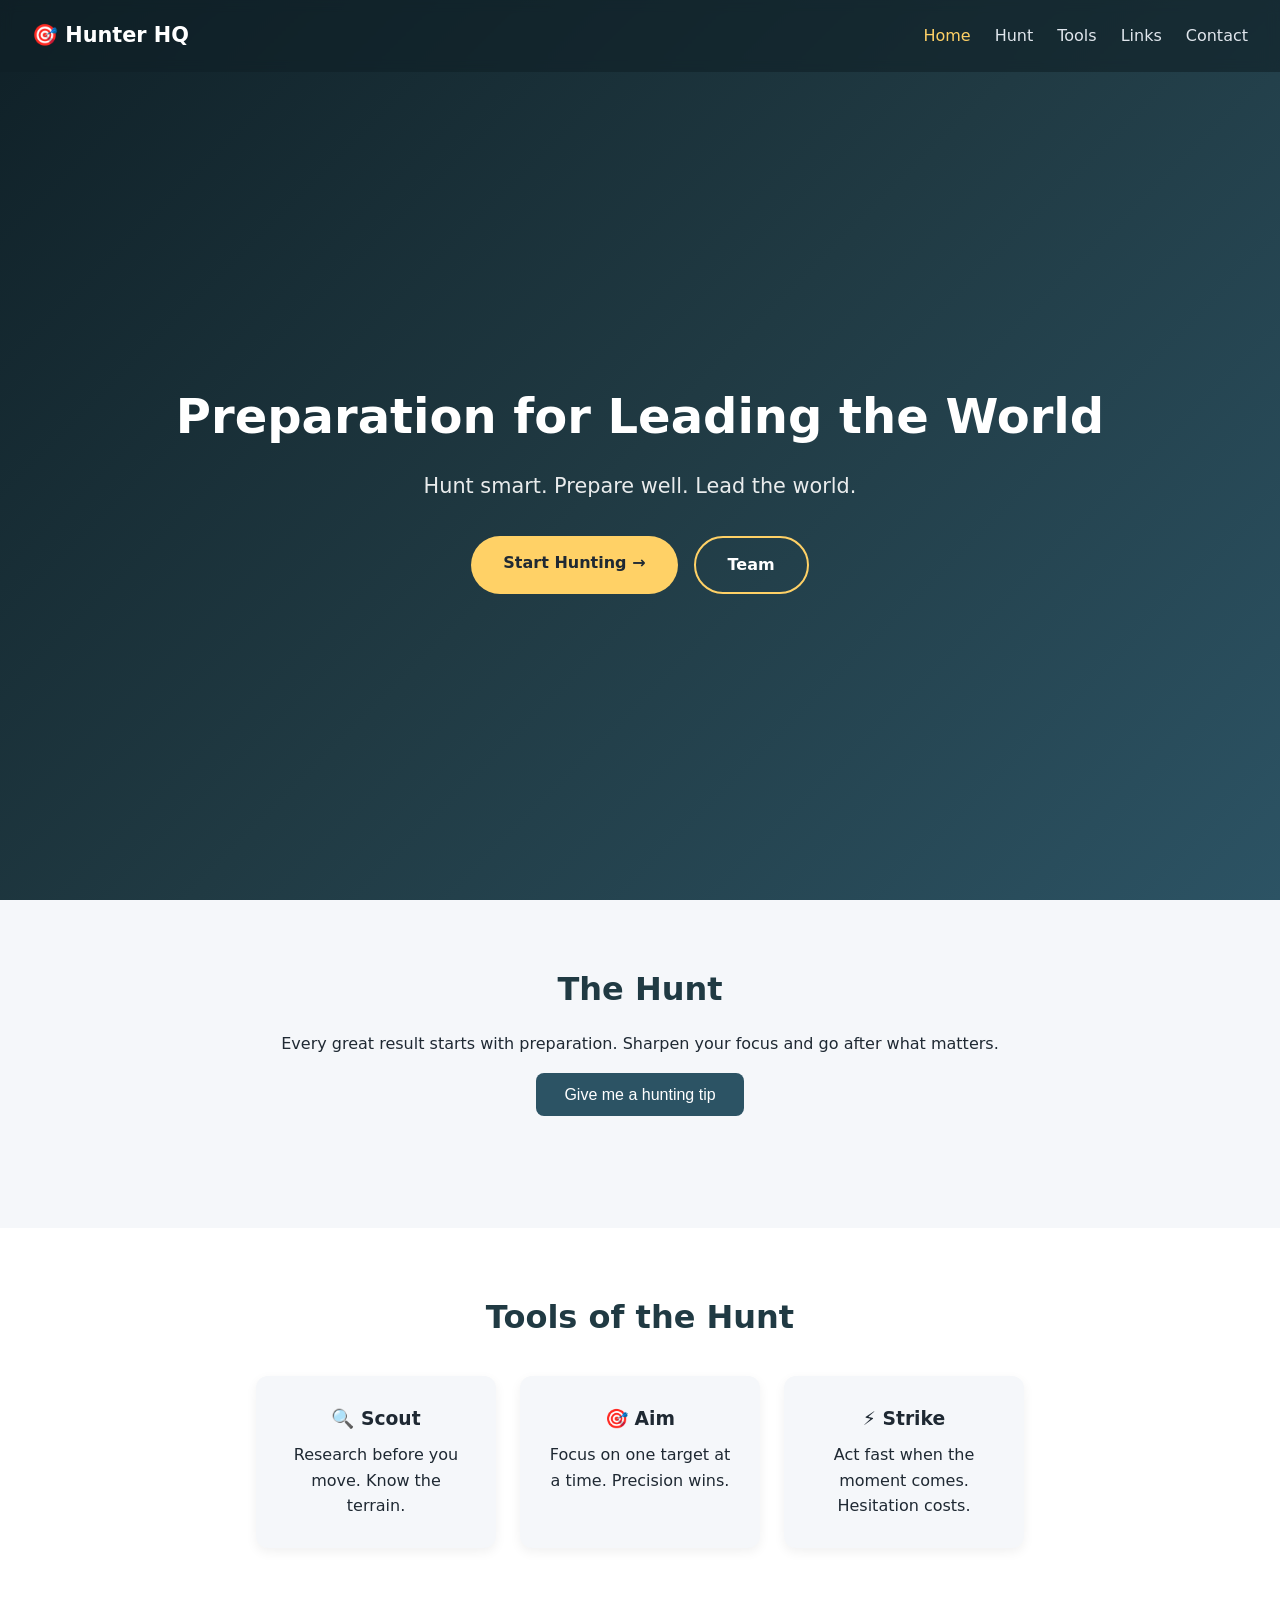
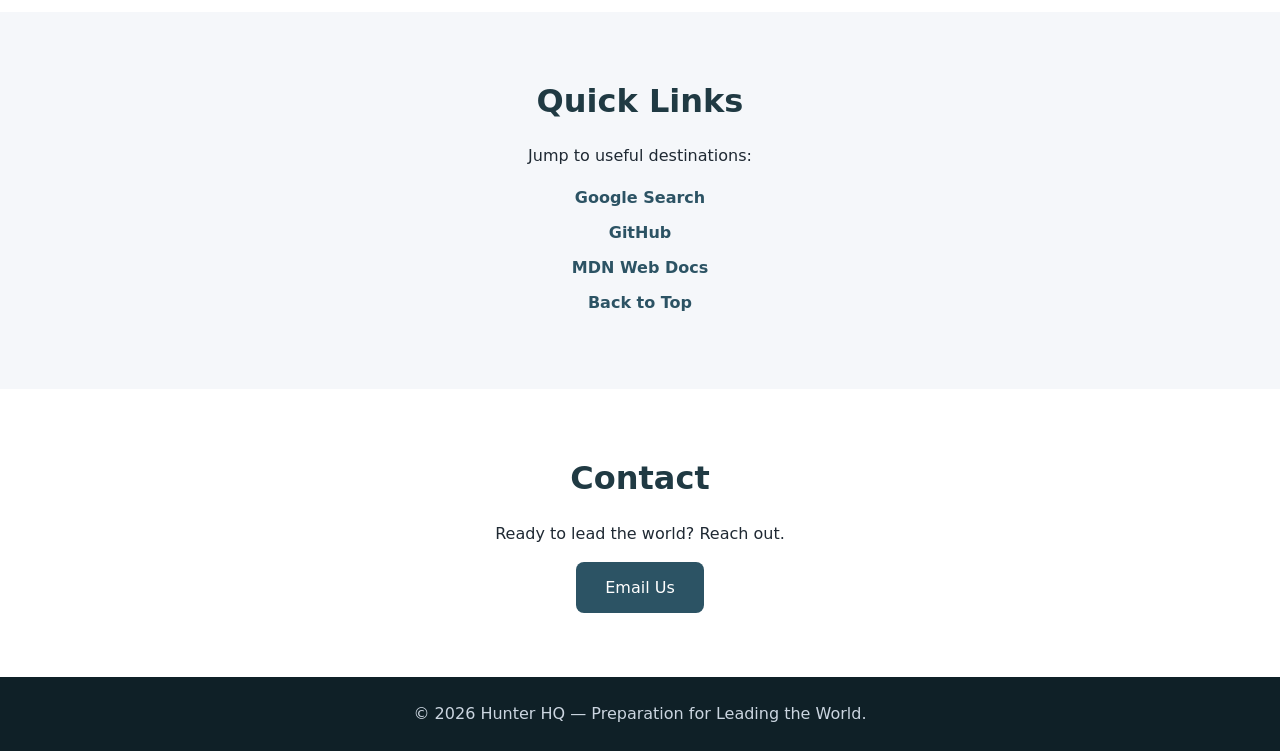
<file: index.html>
<!DOCTYPE html>
<html lang="en">
<head>
  <meta charset="UTF-8" />
  <meta name="viewport" content="width=device-width, initial-scale=1.0" />
  <title>Preparation for Leading the World</title>
  <link rel="stylesheet" href="style.css" />
</head>
<body>
  <header class="hero">
    <nav class="nav">
      <span class="brand">🎯 Hunter HQ</span>
      <ul class="nav-links">
        <li><a href="#home">Home</a></li>
        <li><a href="#hunt">Hunt</a></li>
        <li><a href="#tools">Tools</a></li>
        <li><a href="#links">Links</a></li>
        <li><a href="#contact">Contact</a></li>
      </ul>
    </nav>

    <div id="home" class="hero-content">
      <h1>Preparation for Leading the World</h1>
      <p class="motto">Hunt smart. Prepare well. Lead the world.</p>
      <div class="hero-actions">
        <a href="#hunt" class="cta">Start Hunting →</a>
        <!-- CHANGED BY Jisan: Changed link from f_index.html (Fayez directly) to team.html (team overview page) -->
        <a href="team.html" class="cta cta-secondary">Team</a>
      </div>
    </div>
  </header>

  <main>
    <section id="hunt" class="section">
      <h2>The Hunt</h2>
      <p>Every great result starts with preparation. Sharpen your focus and go after what matters.</p>
      <button id="quoteBtn" class="btn">Give me a hunting tip</button>
      <p id="quote" class="quote"></p>
    </section>

    <section id="tools" class="section alt">
      <h2>Tools of the Hunt</h2>
      <div class="cards">
        <div class="card">
          <h3>🔍 Scout</h3>
          <p>Research before you move. Know the terrain.</p>
        </div>
        <div class="card">
          <h3>🎯 Aim</h3>
          <p>Focus on one target at a time. Precision wins.</p>
        </div>
        <div class="card">
          <h3>⚡ Strike</h3>
          <p>Act fast when the moment comes. Hesitation costs.</p>
        </div>
      </div>
    </section>

    <section id="links" class="section">
      <h2>Quick Links</h2>
      <p>Jump to useful destinations:</p>
      <ul class="link-list">
        <li><a href="https://www.google.com" target="_blank" rel="noopener">Google Search</a></li>
        <li><a href="https://github.com" target="_blank" rel="noopener">GitHub</a></li>
        <li><a href="https://developer.mozilla.org" target="_blank" rel="noopener">MDN Web Docs</a></li>
        <li><a href="#home">Back to Top</a></li>
      </ul>
    </section>

    <section id="contact" class="section alt">
      <h2>Contact</h2>
      <p>Ready to lead the world? Reach out.</p>
      <a href="mailto:vairafiq@gmail.com" class="btn">Email Us</a>
    </section>
  </main>

  <footer class="footer">
    <p>&copy; 2026 Hunter HQ — Preparation for Leading the World.</p>
  </footer>

  <script src="script.js"></script>
</body>
</html>
</file>
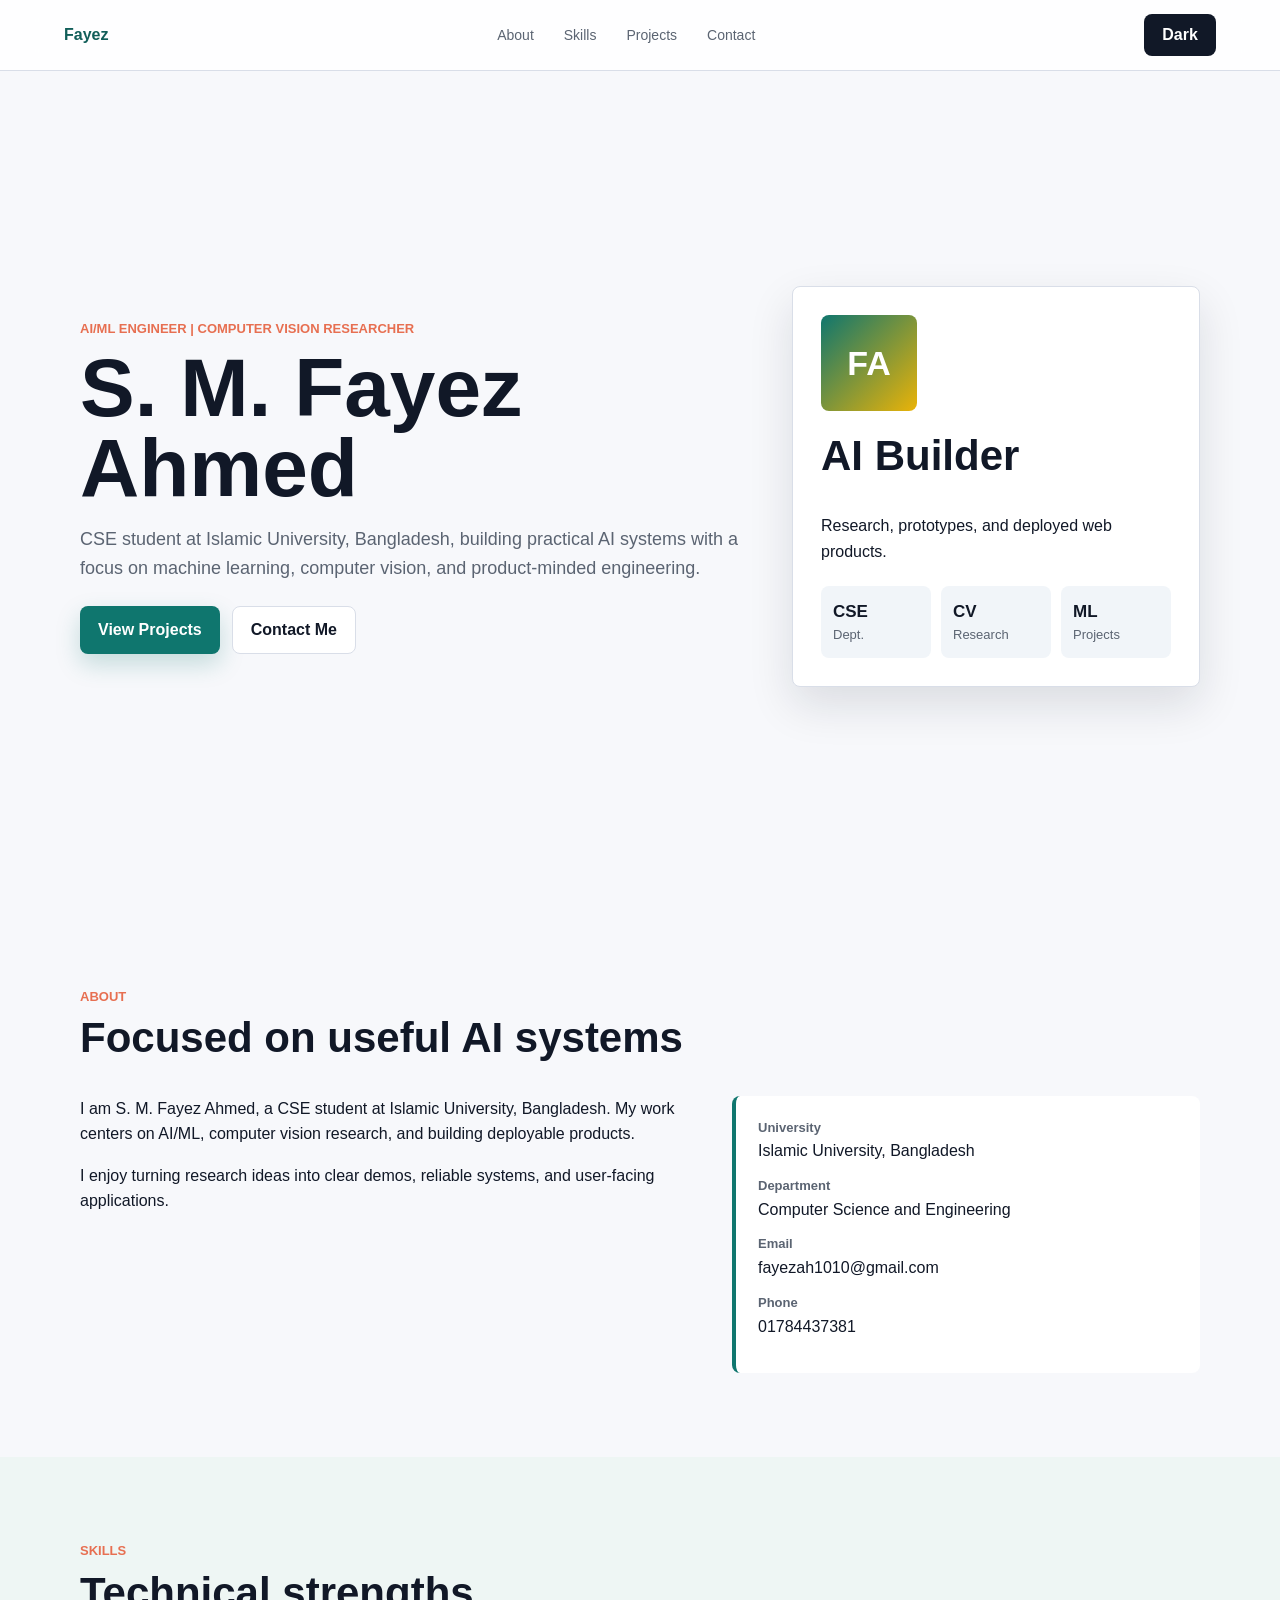
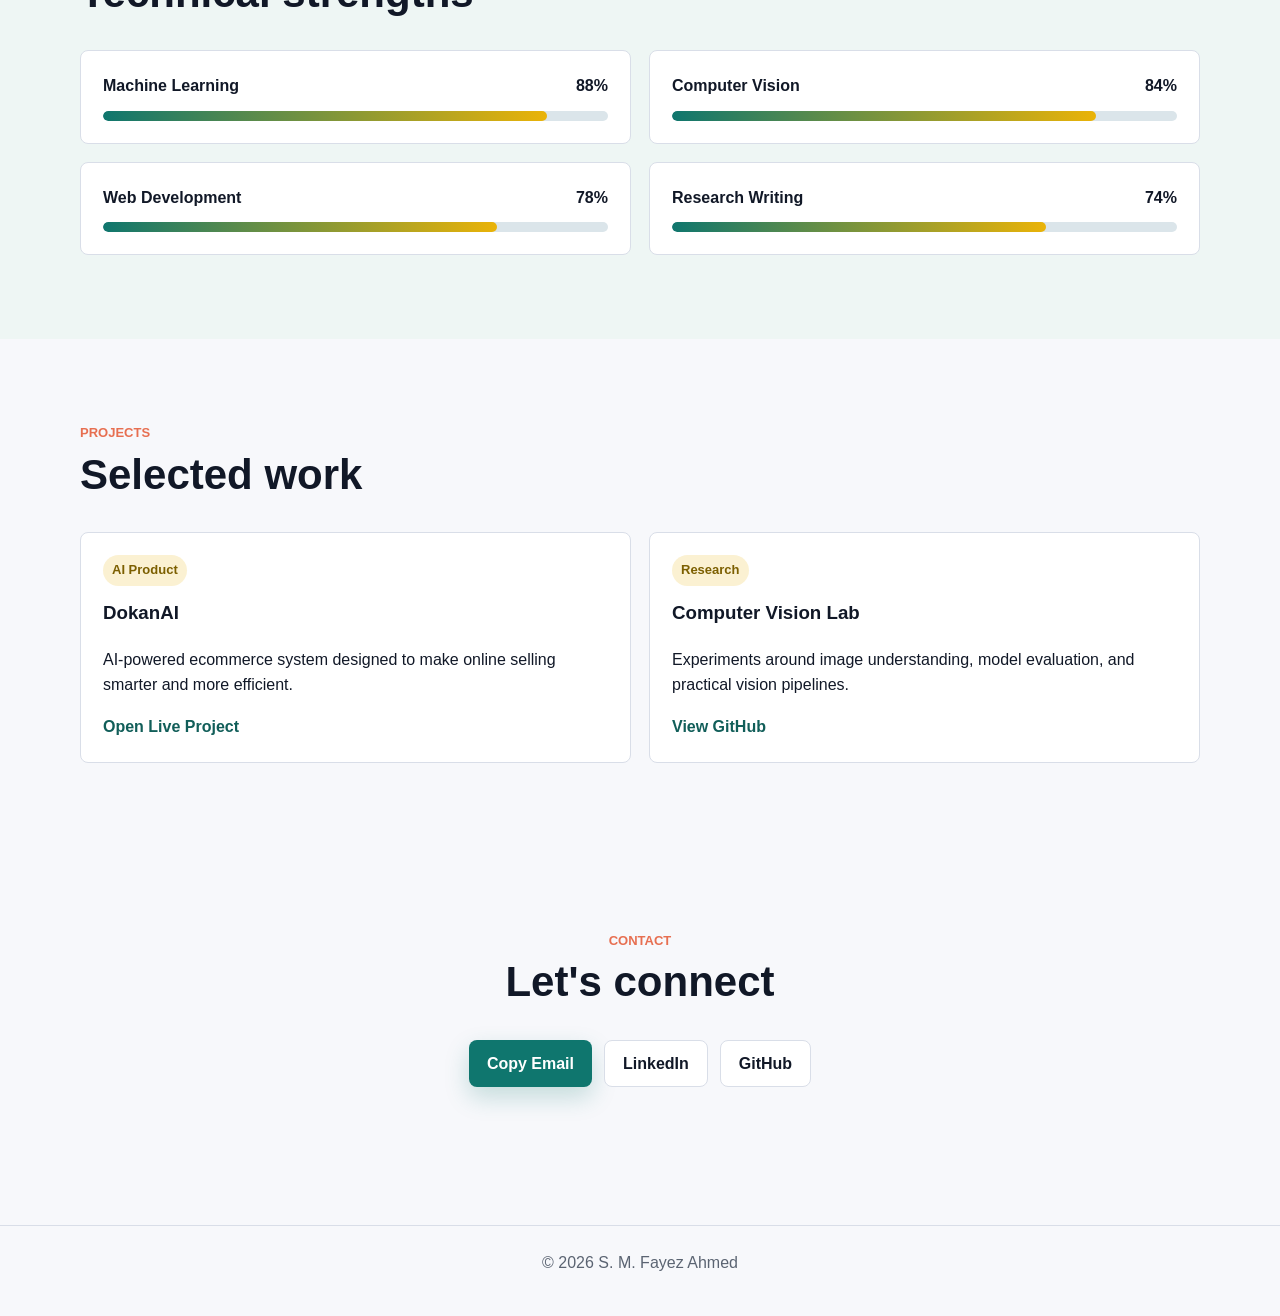
<file: f_index.html>
<!DOCTYPE html>
<html lang="en">
<head>
  <meta charset="UTF-8" />
  <meta name="viewport" content="width=device-width, initial-scale=1.0" />
  <title>S. M. Fayez Ahmed | Portfolio</title>
  <link rel="stylesheet" href="f_style.css" />
</head>
<body>
  <header class="site-header">
    <a class="logo" href="#home">Fayez</a>
    <nav class="nav-links" aria-label="Main navigation">
      <a href="#about">About</a>
      <a href="#skills">Skills</a>
      <a href="#projects">Projects</a>
      <a href="#contact">Contact</a>
    </nav>
    <button id="themeBtn" class="icon-btn" type="button" aria-label="Toggle dark mode">Dark</button>
  </header>

  <main>
    <section id="home" class="hero reveal">
      <div class="hero-copy">
        <p class="eyebrow">AI/ML Engineer | Computer Vision Researcher</p>
        <h1>S. M. Fayez Ahmed</h1>
        <p class="intro">
          CSE student at Islamic University, Bangladesh, building practical AI systems with a focus on machine learning, computer vision, and product-minded engineering.
        </p>
        <div class="hero-actions">
          <a class="btn primary" href="#projects">View Projects</a>
          <a class="btn secondary" href="mailto:fayezah1010@gmail.com">Contact Me</a>
        </div>
      </div>
      <div class="profile-panel" aria-label="Profile summary">
        <div class="avatar">FA</div>
        <h2>AI Builder</h2>
        <p>Research, prototypes, and deployed web products.</p>
        <div class="stats">
          <span><strong>CSE</strong> Dept.</span>
          <span><strong>CV</strong> Research</span>
          <span><strong>ML</strong> Projects</span>
        </div>
      </div>
    </section>

    <section id="about" class="section reveal">
      <div class="section-heading">
        <p class="eyebrow">About</p>
        <h2>Focused on useful AI systems</h2>
      </div>
      <div class="about-grid">
        <div>
          <p>
            I am S. M. Fayez Ahmed, a CSE student at Islamic University, Bangladesh. My work centers on AI/ML, computer vision research, and building deployable products.
          </p>
          <p>
            I enjoy turning research ideas into clear demos, reliable systems, and user-facing applications.
          </p>
        </div>
        <div class="info-list">
          <p><span>University</span> Islamic University, Bangladesh</p>
          <p><span>Department</span> Computer Science and Engineering</p>
          <p><span>Email</span> fayezah1010@gmail.com</p>
          <p><span>Phone</span> 01784437381</p>
        </div>
      </div>
    </section>

    <section id="skills" class="section muted reveal">
      <div class="section-heading">
        <p class="eyebrow">Skills</p>
        <h2>Technical strengths</h2>
      </div>
      <div class="skills-grid">
        <div class="skill" data-level="88">
          <div><span>Machine Learning</span><b>88%</b></div>
          <i></i>
        </div>
        <div class="skill" data-level="84">
          <div><span>Computer Vision</span><b>84%</b></div>
          <i></i>
        </div>
        <div class="skill" data-level="78">
          <div><span>Web Development</span><b>78%</b></div>
          <i></i>
        </div>
        <div class="skill" data-level="74">
          <div><span>Research Writing</span><b>74%</b></div>
          <i></i>
        </div>
      </div>
    </section>

    <section id="projects" class="section reveal">
      <div class="section-heading">
        <p class="eyebrow">Projects</p>
        <h2>Selected work</h2>
      </div>
      <div class="project-grid">
        <article class="project-card">
          <p class="tag">AI Product</p>
          <h3>DokanAI</h3>
          <p>AI-powered ecommerce system designed to make online selling smarter and more efficient.</p>
          <a href="https://dokanai.vercel.app/en" target="_blank" rel="noopener">Open Live Project</a>
        </article>
        <article class="project-card">
          <p class="tag">Research</p>
          <h3>Computer Vision Lab</h3>
          <p>Experiments around image understanding, model evaluation, and practical vision pipelines.</p>
          <a href="https://github.com/Fayez7075" target="_blank" rel="noopener">View GitHub</a>
        </article>
      </div>
    </section>

    <section id="contact" class="section contact reveal">
      <div class="section-heading">
        <p class="eyebrow">Contact</p>
        <h2>Let's connect</h2>
      </div>
      <div class="contact-actions">
        <button id="copyEmail" class="btn primary" type="button">Copy Email</button>
        <a class="btn secondary" href="https://www.linkedin.com/in/s-m-fayez-ahmed/" target="_blank" rel="noopener">LinkedIn</a>
        <a class="btn secondary" href="https://github.com/Fayez7075" target="_blank" rel="noopener">GitHub</a>
      </div>
      <p id="copyStatus" class="copy-status" role="status" aria-live="polite"></p>
    </section>
  </main>

  <footer class="footer">
    <p>&copy; 2026 S. M. Fayez Ahmed</p>
  </footer>

  <script src="f_script.js"></script>
</body>
</html>
</file>
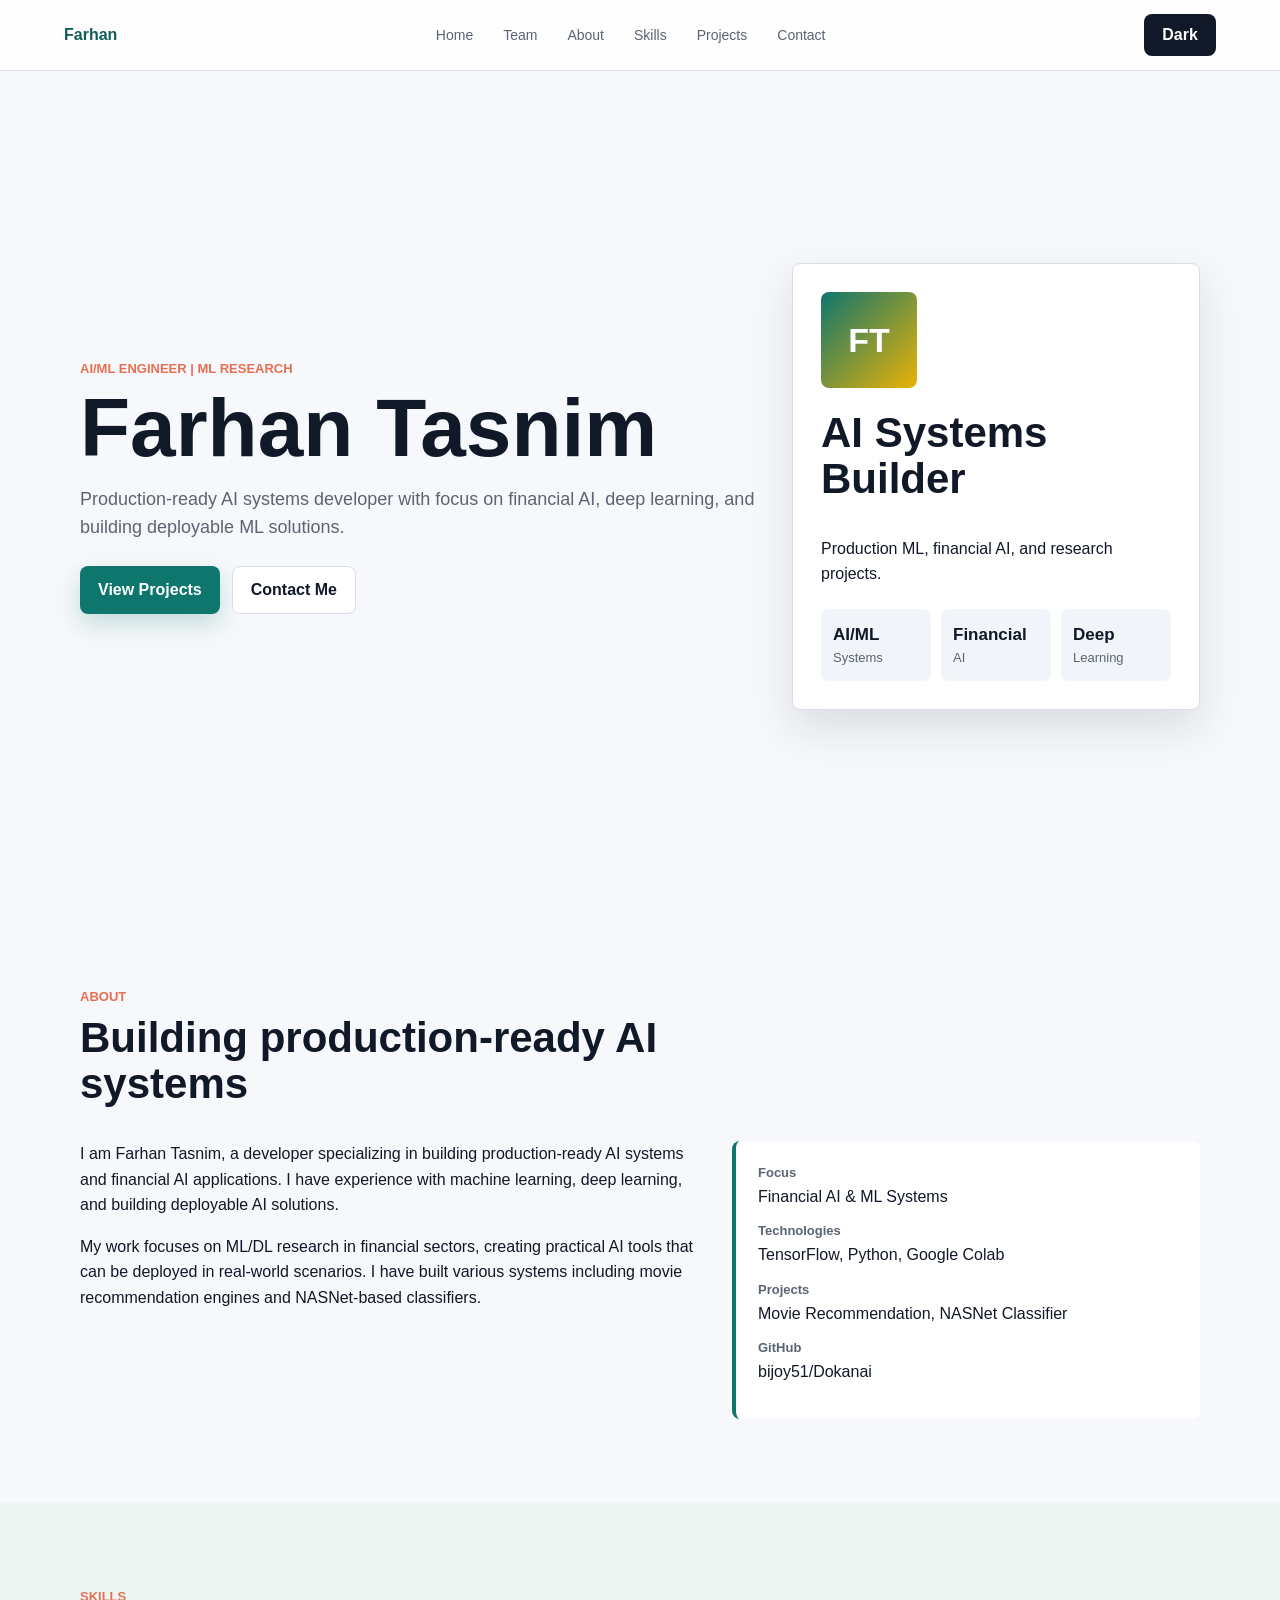
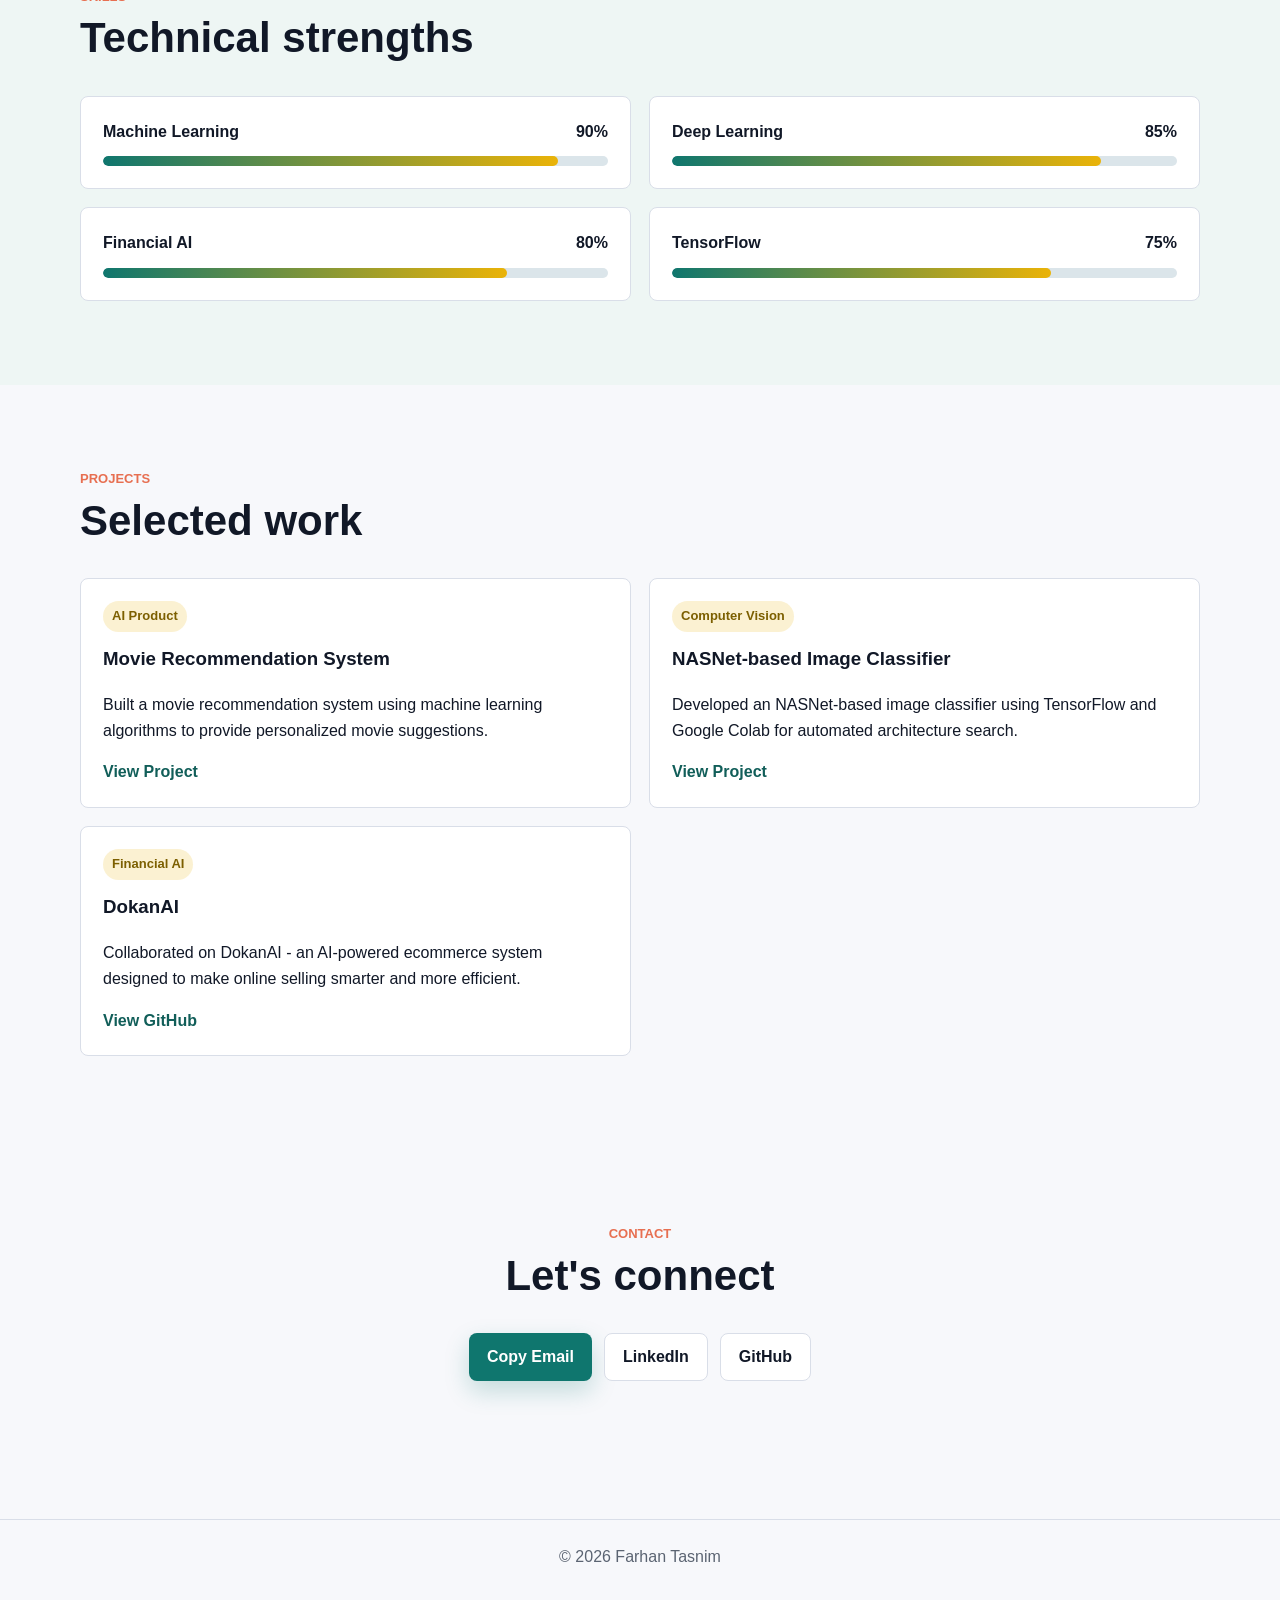
<file: farhan_index.html>
<!DOCTYPE html>
<html lang="en">
<head>
  <meta charset="UTF-8" />
  <meta name="viewport" content="width=device-width, initial-scale=1.0" />
  <title>Farhan Tasnim | Portfolio</title>
  <link rel="stylesheet" href="f_style.css" />
</head>
<body>
  <header class="site-header">
    <!-- ADDED BY JISAN: Farhan Tasnim's team profile -->
    <a class="logo" href="#home">Farhan</a>
    <nav class="nav-links" aria-label="Main navigation">
      <a href="index.html">Home</a>
      <a href="team.html">Team</a>
      <a href="#about">About</a>
      <a href="#skills">Skills</a>
      <a href="#projects">Projects</a>
      <a href="#contact">Contact</a>
    </nav>
    <button id="themeBtn" class="icon-btn" type="button" aria-label="Toggle dark mode">Dark</button>
  </header>

  <main>
    <section id="home" class="hero reveal">
      <!-- ADDED BY JISAN: Hero section with introduction -->
      <div class="hero-copy">
        <p class="eyebrow">AI/ML Engineer | ML Research</p>
        <h1>Farhan Tasnim</h1>
        <p class="intro">
          Production-ready AI systems developer with focus on financial AI, deep learning, and building deployable ML solutions.
        </p>
        <div class="hero-actions">
          <a class="btn primary" href="#projects">View Projects</a>
          <a class="btn secondary" href="mailto:farhan@example.com">Contact Me</a>
        </div>
      </div>
      <div class="profile-panel" aria-label="Profile summary">
        <div class="avatar">FT</div>
        <h2>AI Systems Builder</h2>
        <p>Production ML, financial AI, and research projects.</p>
        <div class="stats">
          <span><strong>AI/ML</strong> Systems</span>
          <span><strong>Financial</strong> AI</span>
          <span><strong>Deep</strong> Learning</span>
        </div>
      </div>
    </section>

    <section id="about" class="section reveal">
      <!-- ADDED BY JISAN: About section with professional background -->
      <div class="section-heading">
        <p class="eyebrow">About</p>
        <h2>Building production-ready AI systems</h2>
      </div>
      <div class="about-grid">
        <div>
          <p>
            I am Farhan Tasnim, a developer specializing in building production-ready AI systems and financial AI applications. I have experience with machine learning, deep learning, and building deployable AI solutions.
          </p>
          <p>
            My work focuses on ML/DL research in financial sectors, creating practical AI tools that can be deployed in real-world scenarios. I have built various systems including movie recommendation engines and NASNet-based classifiers.
          </p>
        </div>
        <div class="info-list">
          <p><span>Focus</span> Financial AI & ML Systems</p>
          <p><span>Technologies</span> TensorFlow, Python, Google Colab</p>
          <p><span>Projects</span> Movie Recommendation, NASNet Classifier</p>
          <p><span>GitHub</span> bijoy51/Dokanai</p>
        </div>
      </div>
    </section>

    <section id="skills" class="section muted reveal">
      <!-- ADDED BY JISAN: Skills section with technical expertise -->
      <div class="section-heading">
        <p class="eyebrow">Skills</p>
        <h2>Technical strengths</h2>
      </div>
      <div class="skills-grid">
        <div class="skill" data-level="90">
          <div><span>Machine Learning</span><b>90%</b></div>
          <i></i>
        </div>
        <div class="skill" data-level="85">
          <div><span>Deep Learning</span><b>85%</b></div>
          <i></i>
        </div>
        <div class="skill" data-level="80">
          <div><span>Financial AI</span><b>80%</b></div>
          <i></i>
        </div>
        <div class="skill" data-level="75">
          <div><span>TensorFlow</span><b>75%</b></div>
          <i></i>
        </div>
      </div>
    </section>

    <section id="projects" class="section reveal">
      <!-- ADDED BY JISAN: Projects section showcasing work -->
      <div class="section-heading">
        <p class="eyebrow">Projects</p>
        <h2>Selected work</h2>
      </div>
      <div class="project-grid">
        <article class="project-card">
          <p class="tag">AI Product</p>
          <h3>Movie Recommendation System</h3>
          <p>Built a movie recommendation system using machine learning algorithms to provide personalized movie suggestions.</p>
          <a href="#">View Project</a>
        </article>
        <article class="project-card">
          <p class="tag">Computer Vision</p>
          <h3>NASNet-based Image Classifier</h3>
          <p>Developed an NASNet-based image classifier using TensorFlow and Google Colab for automated architecture search.</p>
          <a href="#">View Project</a>
        </article>
        <article class="project-card">
          <p class="tag">Financial AI</p>
          <h3>DokanAI</h3>
          <p>Collaborated on DokanAI - an AI-powered ecommerce system designed to make online selling smarter and more efficient.</p>
          <a href="https://github.com/bijoy51/Dokanai" target="_blank" rel="noopener">View GitHub</a>
        </article>
      </div>
    </section>

    <section id="contact" class="section contact reveal">
      <!-- ADDED BY JISAN: Contact section with connection options -->
      <div class="section-heading">
        <p class="eyebrow">Contact</p>
        <h2>Let's connect</h2>
      </div>
      <div class="contact-actions">
        <button id="copyEmail" class="btn primary" type="button">Copy Email</button>
        <a class="btn secondary" href="https://www.linkedin.com/in/farhan-tasnim/" target="_blank" rel="noopener">LinkedIn</a>
        <a class="btn secondary" href="https://github.com/bijoy51" target="_blank" rel="noopener">GitHub</a>
      </div>
      <p id="copyStatus" class="copy-status" role="status" aria-live="polite"></p>
    </section>
  </main>

  <footer class="footer">
    <p>&copy; 2026 Farhan Tasnim</p>
  </footer>

  <script src="farhan_script.js"></script>
</body>
</html>
</file>
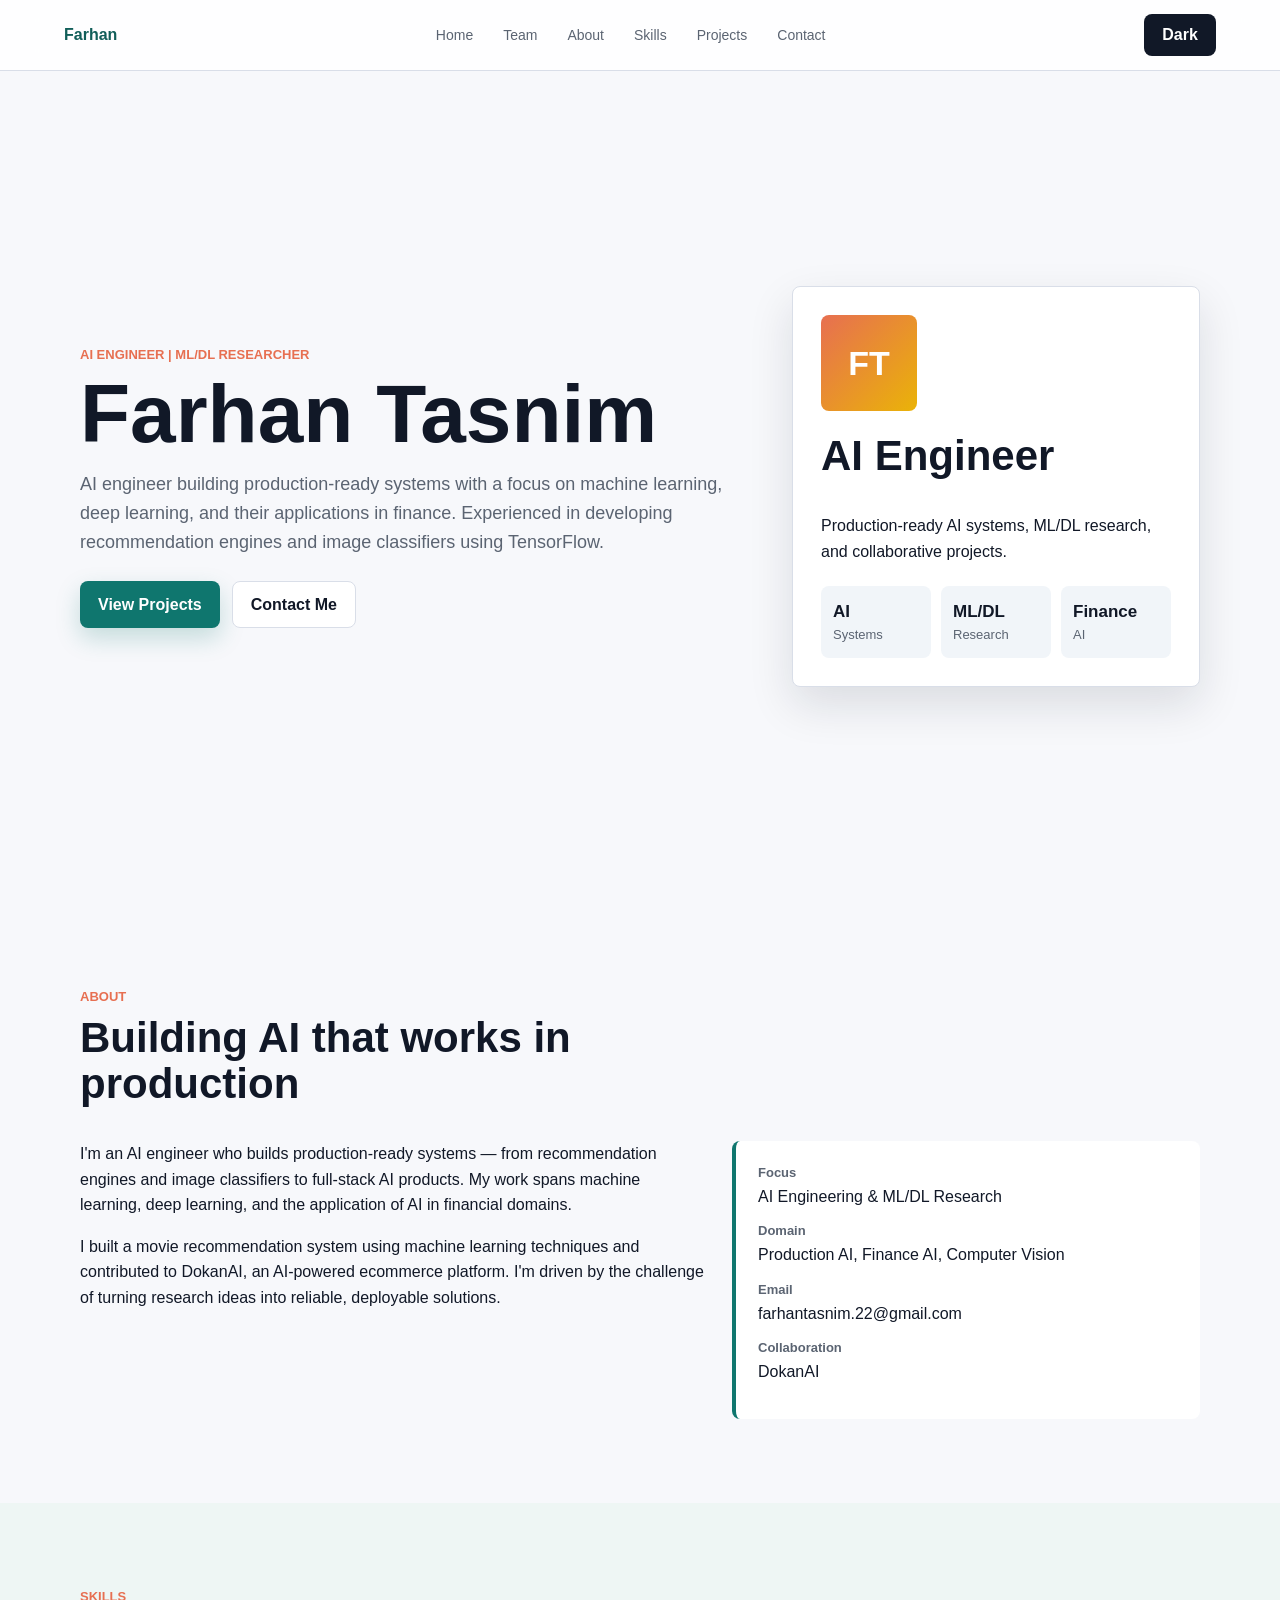
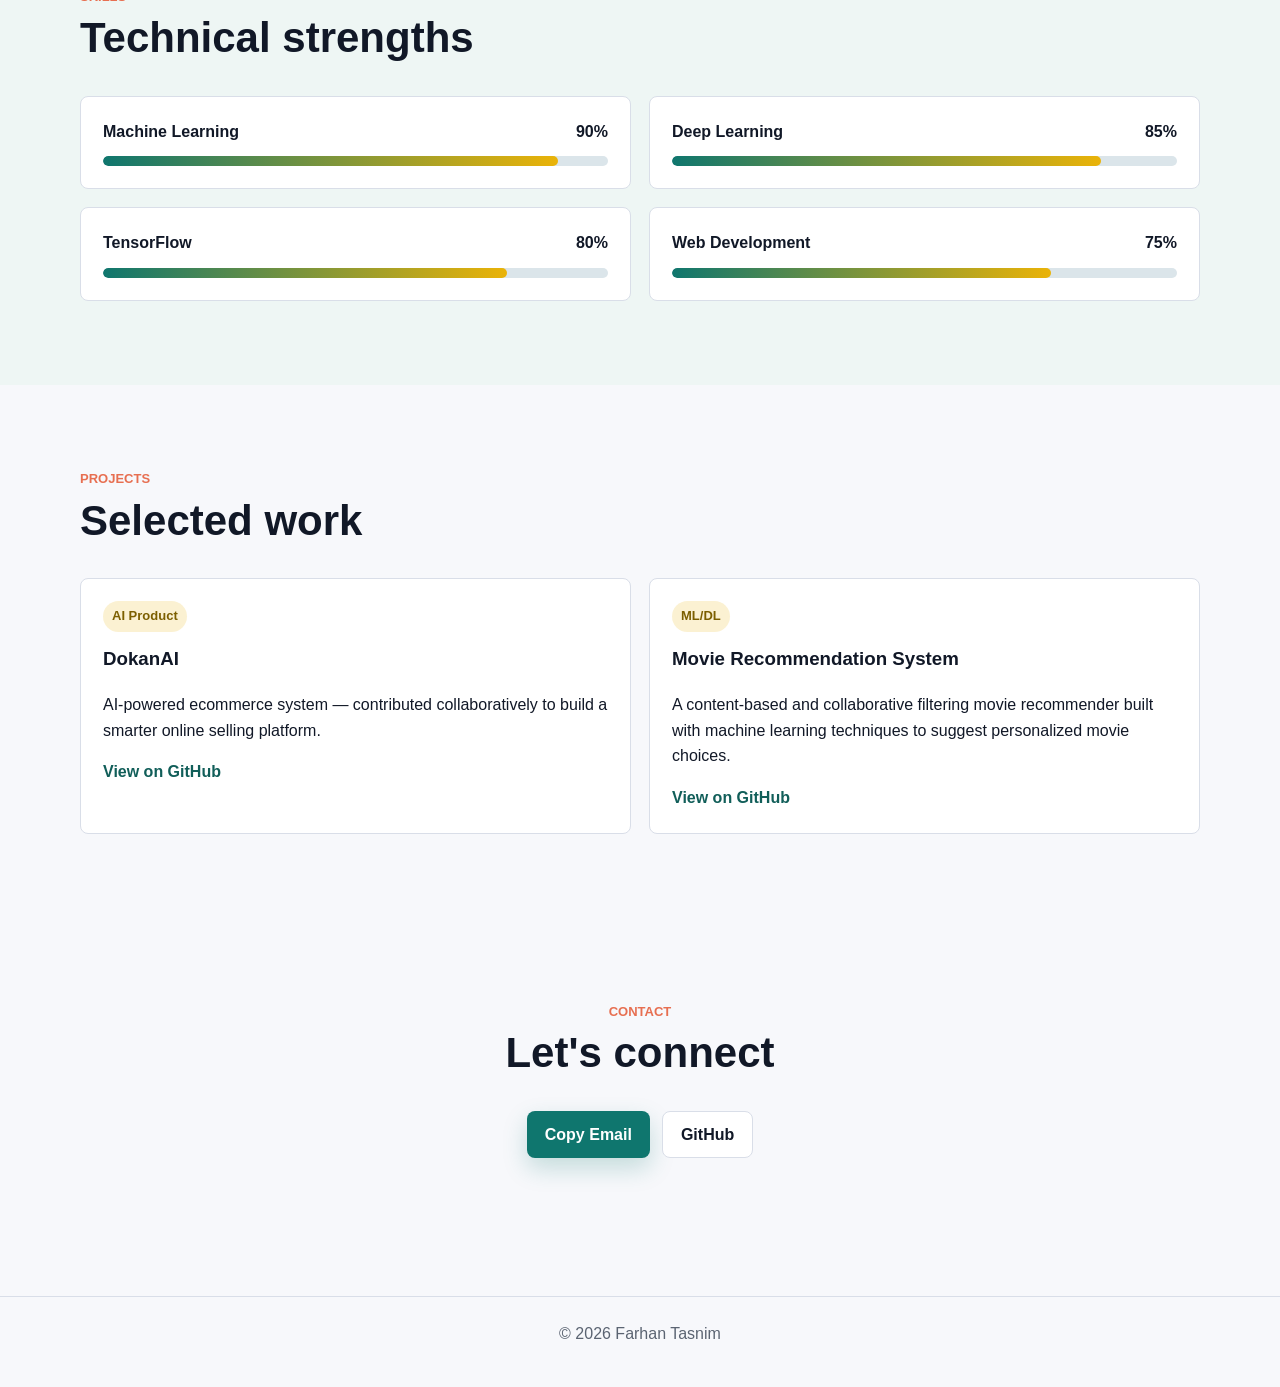
<file: my_index.html>
<!DOCTYPE html>
<html lang="en">
<head>
  <meta charset="UTF-8" />
  <meta name="viewport" content="width=device-width, initial-scale=1.0" />
  <title>Farhan Tasnim | Portfolio</title>
  <link rel="stylesheet" href="f_style.css" />
</head>
<body>
  <header class="site-header">
    <a class="logo" href="#home">Farhan</a>
    <nav class="nav-links" aria-label="Main navigation">
      <a href="index.html">Home</a>
      <a href="team.html">Team</a>
      <a href="#about">About</a>
      <a href="#skills">Skills</a>
      <a href="#projects">Projects</a>
      <a href="#contact">Contact</a>
    </nav>
    <button id="themeBtn" class="icon-btn" type="button" aria-label="Toggle dark mode">Dark</button>
  </header>

  <main>
    <section id="home" class="hero reveal">
      <div class="hero-copy">
        <!-- CHANGED BY Jisan: Improved bio text for better professional tone -->
        <p class="eyebrow">AI Engineer | ML/DL Researcher</p>
        <h1>Farhan Tasnim</h1>
        <p class="intro">
          AI engineer building production-ready systems with a focus on machine learning, deep learning, and their applications in finance. Experienced in developing recommendation engines and image classifiers using TensorFlow.
        </p>
        <div class="hero-actions">
          <a class="btn primary" href="#projects">View Projects</a>
          <!-- CHANGED BY Jisan: Updated email to farhantasnim.22@gmail.com -->
          <a class="btn secondary" href="mailto:farhantasnim.22@gmail.com">Contact Me</a>
        </div>
      </div>
      <div class="profile-panel" aria-label="Profile summary">
        <div class="avatar" style="background: linear-gradient(135deg, var(--coral), var(--accent));">FT</div>
        <h2>AI Engineer</h2>
        <p>Production-ready AI systems, ML/DL research, and collaborative projects.</p>
        <div class="stats">
          <span><strong>AI</strong> Systems</span>
          <span><strong>ML/DL</strong> Research</span>
          <span><strong>Finance</strong> AI</span>
        </div>
      </div>
    </section>

    <section id="about" class="section reveal">
      <div class="section-heading">
        <p class="eyebrow">About</p>
        <h2>Building AI that works in production</h2>
      </div>
      <div class="about-grid">
        <div>
          <!-- CHANGED BY Jisan: Improved about section bio with better narrative -->
          <p>
            I'm an AI engineer who builds production-ready systems — from recommendation engines and image classifiers to full-stack AI products. My work spans machine learning, deep learning, and the application of AI in financial domains.
          </p>
          <!-- CHANGED BY Jisan: Updated to reference movie recommender project link -->
          <p>
            I built a movie recommendation system using machine learning techniques and contributed to DokanAI, an AI-powered ecommerce platform. I'm driven by the challenge of turning research ideas into reliable, deployable solutions.
          </p>
        </div>
        <div class="info-list">
          <p><span>Focus</span> AI Engineering & ML/DL Research</p>
          <p><span>Domain</span> Production AI, Finance AI, Computer Vision</p>
          <!-- CHANGED BY Jisan: Updated displayed email -->
          <p><span>Email</span> farhantasnim.22@gmail.com</p>
          <p><span>Collaboration</span> DokanAI</p>
        </div>
      </div>
    </section>

    <section id="skills" class="section muted reveal">
      <div class="section-heading">
        <p class="eyebrow">Skills</p>
        <h2>Technical strengths</h2>
      </div>
      <div class="skills-grid">
        <div class="skill" data-level="90">
          <div><span>Machine Learning</span><b>90%</b></div>
          <i></i>
        </div>
        <div class="skill" data-level="85">
          <div><span>Deep Learning</span><b>85%</b></div>
          <i></i>
        </div>
        <div class="skill" data-level="80">
          <div><span>TensorFlow</span><b>80%</b></div>
          <i></i>
        </div>
        <div class="skill" data-level="75">
          <div><span>Web Development</span><b>75%</b></div>
          <i></i>
        </div>
      </div>
    </section>

    <section id="projects" class="section reveal">
      <div class="section-heading">
        <p class="eyebrow">Projects</p>
        <h2>Selected work</h2>
      </div>
      <div class="project-grid">
        <article class="project-card">
          <p class="tag">AI Product</p>
          <h3>DokanAI</h3>
          <p>AI-powered ecommerce system — contributed collaboratively to build a smarter online selling platform.</p>
          <a href="https://github.com/bijoy51/Dokanai" target="_blank" rel="noopener">View on GitHub</a>
        </article>
        <!-- CHANGED BY Jisan: Replaced NASNet with Movie Recommendation System project -->
        <article class="project-card">
          <p class="tag">ML/DL</p>
          <h3>Movie Recommendation System</h3>
          <p>A content-based and collaborative filtering movie recommender built with machine learning techniques to suggest personalized movie choices.</p>
          <a href="https://github.com/farhan-jisan/movie-recommender" target="_blank" rel="noopener">View on GitHub</a>
        </article>
      </div>
    </section>

    <section id="contact" class="section contact reveal">
      <div class="section-heading">
        <p class="eyebrow">Contact</p>
        <h2>Let's connect</h2>
      </div>
      <div class="contact-actions">
        <button id="copyEmail" class="btn primary" type="button">Copy Email</button>
        <a class="btn secondary" href="https://github.com/farhan-jisan" target="_blank" rel="noopener">GitHub</a>
      </div>
      <p id="copyStatus" class="copy-status" role="status" aria-live="polite"></p>
    </section>
  </main>

  <footer class="footer">
    <p>&copy; 2026 Farhan Tasnim</p>
  </footer>

  <script src="my_script.js"></script>
</body>
</html>
</file>
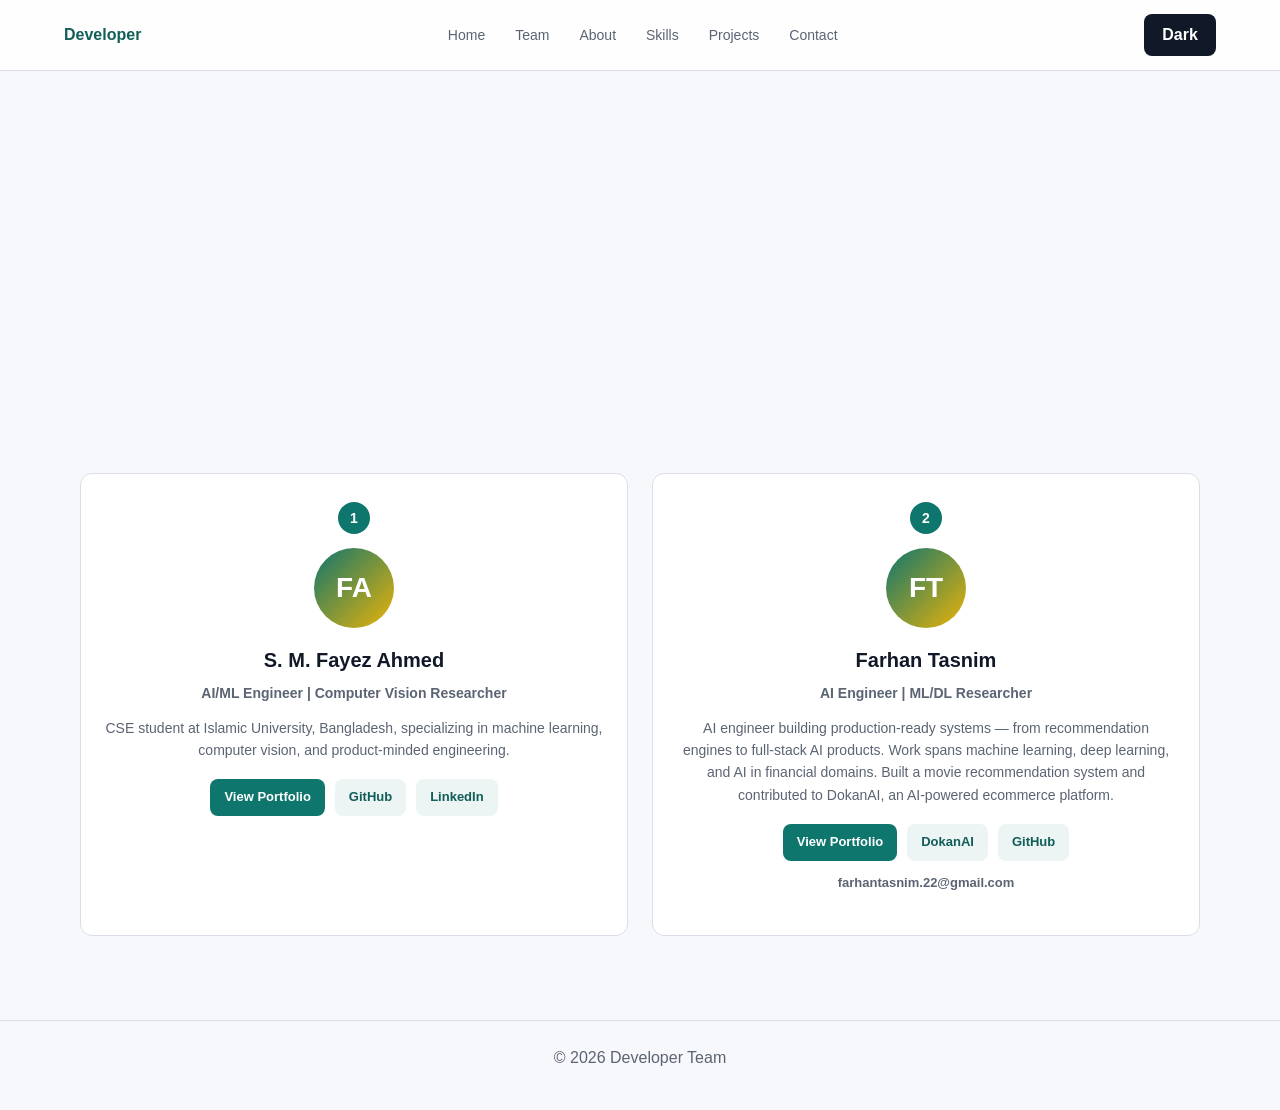
<file: team.html>
<!DOCTYPE html>
<html lang="en">
<head>
  <meta charset="UTF-8" />
  <meta name="viewport" content="width=device-width, initial-scale=1.0" />
  <title>Team | Developer Portfolio</title>
  <link rel="stylesheet" href="f_style.css" />
</head>
<body>
  <!-- Main navigation header -->
  <header class="site-header">
    <a class="logo" href="my_index.html">Developer</a>
    <nav class="nav-links" aria-label="Main navigation">
      <a href="my_index.html">Home</a>
      <a href="team.html">Team</a>
      <a href="my_index.html#about">About</a>
      <a href="my_index.html#skills">Skills</a>
      <a href="my_index.html#projects">Projects</a>
      <a href="my_index.html#contact">Contact</a>
    </nav>
    <button id="themeBtn" class="icon-btn" type="button" aria-label="Toggle dark mode">Dark</button>
  </header>

  <!-- Main content section -->
  <main>
    <!-- Team section heading -->
    <section class="section reveal">
      <div class="section-heading">
        <p class="eyebrow">Our Team</p>
        <h2>Meet the team</h2>
      </div>
      <p>Talented professionals working together to build exceptional digital solutions.</p>
    </section>

    <!-- Team members grid -->
    <!-- CHANGED BY Jisan: Added team-number badges, restructured both member profiles, fixed Farhan Tasnim bio -->
    <section class="section">
      <div class="team-grid">
        <!-- 1. S. M. Fayez Ahmed - Lead member -->
        <article class="team-card">
          <div class="team-number">1</div>
          <div class="team-avatar">FA</div>
          <h3>S. M. Fayez Ahmed</h3>
          <p class="team-role">AI/ML Engineer | Computer Vision Researcher</p>
          <p class="team-bio">
            CSE student at Islamic University, Bangladesh, specializing in machine learning, computer vision, and product-minded engineering.
          </p>
          <div class="team-links">
            <a href="f_index.html" class="team-link">View Portfolio</a>
            <a href="https://github.com/Fayez7075" target="_blank" rel="noopener">GitHub</a>
            <a href="https://www.linkedin.com/in/s-m-fayez-ahmed/" target="_blank" rel="noopener">LinkedIn</a>
          </div>
        </article>

        <!-- 2. Farhan Tasnim - Team member -->
        <!-- CHANGED BY Jisan: Updated Farhan Tasnim's profile with AI/ML bio, role, and DokanAI link -->
        <article class="team-card">
          <div class="team-number">2</div>
          <div class="team-avatar">FT</div>
          <h3>Farhan Tasnim</h3>
          <p class="team-role">AI Engineer | ML/DL Researcher</p>
          <!-- CHANGED BY Jisan: Improved bio with better professional narrative -->
          <!-- CHANGED BY Jisan: Updated bio to reference movie recommender repo instead of NASNet -->
          <p class="team-bio">
            AI engineer building production-ready systems — from recommendation engines to full-stack AI products. Work spans machine learning, deep learning, and AI in financial domains. Built a movie recommendation system and contributed to DokanAI, an AI-powered ecommerce platform.
          </p>
          <div class="team-links">
            <a href="my_index.html" class="team-link">View Portfolio</a>
            <a href="https://github.com/bijoy51/Dokanai" target="_blank" rel="noopener">DokanAI</a>
            <a href="https://github.com" target="_blank" rel="noopener">GitHub</a>
          </div>
          <!-- CHANGED BY Jisan: Added Farhan's email -->
          <p class="team-email">farhantasnim.22@gmail.com</p>
        </article>
      </div>
    </section>
  </main>

  <!-- Footer -->
  <footer class="footer">
    <p>&copy; 2026 Developer Team</p>
  </footer>

  <script src="my_script.js"></script>
</body>
</html>
</file>
<file: style.css>
* {
  margin: 0;
  padding: 0;
  box-sizing: border-box;
}

html {
  scroll-behavior: smooth;
}

body {
  font-family: "Segoe UI", system-ui, sans-serif;
  color: #1f2933;
  line-height: 1.6;
  background: #f5f7fa;
}

/* Hero + nav */
.hero {
  background: linear-gradient(135deg, #0f2027, #203a43, #2c5364);
  color: #fff;
  min-height: 100vh;
  display: flex;
  flex-direction: column;
}

.nav {
  display: flex;
  justify-content: space-between;
  align-items: center;
  padding: 1.2rem 2rem;
  position: sticky;
  top: 0;
  backdrop-filter: blur(6px);
  background: rgba(15, 32, 39, 0.6);
}

.brand {
  font-weight: 700;
  font-size: 1.3rem;
}

.nav-links {
  display: flex;
  gap: 1.5rem;
  list-style: none;
}

.nav-links a {
  color: #e0e6ed;
  text-decoration: none;
  font-weight: 500;
  transition: color 0.2s;
}

.nav-links a:hover {
  color: #ffd166;
}

.hero-content {
  flex: 1;
  display: flex;
  flex-direction: column;
  justify-content: center;
  align-items: center;
  text-align: center;
  padding: 2rem;
}

.hero-content h1 {
  font-size: 3rem;
  margin-bottom: 1rem;
}

.motto {
  font-size: 1.3rem;
  opacity: 0.9;
  margin-bottom: 2rem;
}

.hero-actions {
  display: flex;
  gap: 1rem;
  flex-wrap: wrap;
  justify-content: center;
}

.cta {
  background: #ffd166;
  color: #1f2933;
  padding: 0.9rem 2rem;
  border-radius: 999px;
  text-decoration: none;
  font-weight: 700;
  transition: transform 0.2s, box-shadow 0.2s;
}

.cta-secondary {
  background: transparent;
  color: #fff;
  border: 2px solid #ffd166;
}

.cta:hover {
  transform: translateY(-3px);
  box-shadow: 0 8px 20px rgba(0, 0, 0, 0.3);
}

/* Sections */
.section {
  max-width: 900px;
  margin: 0 auto;
  padding: 4rem 2rem;
  text-align: center;
}

.section.alt {
  background: #fff;
  max-width: 100%;
}

.section.alt > * {
  max-width: 900px;
  margin-left: auto;
  margin-right: auto;
}

.section h2 {
  font-size: 2rem;
  margin-bottom: 1rem;
  color: #203a43;
}

/* Buttons */
.btn {
  display: inline-block;
  margin-top: 1rem;
  background: #2c5364;
  color: #fff;
  border: none;
  padding: 0.8rem 1.8rem;
  border-radius: 8px;
  font-size: 1rem;
  cursor: pointer;
  text-decoration: none;
  transition: background 0.2s;
}

.btn:hover {
  background: #203a43;
}

.quote {
  margin-top: 1.5rem;
  font-style: italic;
  color: #486581;
  min-height: 1.5rem;
}

/* Cards */
.cards {
  display: flex;
  gap: 1.5rem;
  flex-wrap: wrap;
  justify-content: center;
  margin-top: 2rem;
}

.card {
  background: #f5f7fa;
  border-radius: 12px;
  padding: 1.8rem;
  width: 240px;
  box-shadow: 0 4px 12px rgba(0, 0, 0, 0.06);
  transition: transform 0.2s;
}

.card:hover {
  transform: translateY(-6px);
}

.card h3 {
  margin-bottom: 0.5rem;
}

/* Link list */
.link-list {
  list-style: none;
  margin-top: 1rem;
}

.link-list li {
  margin: 0.6rem 0;
}

.link-list a {
  color: #2c5364;
  font-weight: 600;
  text-decoration: none;
}

.link-list a:hover {
  text-decoration: underline;
}

/* Footer */
.footer {
  background: #0f2027;
  color: #cbd5e0;
  text-align: center;
  padding: 1.5rem;
}

@media (max-width: 600px) {
  .nav {
    flex-direction: column;
    gap: 1rem;
  }
  .hero-content h1 {
    font-size: 2rem;
  }
}
</file>
<file: f_style.css>
:root {
  color-scheme: light;
  --bg: #f7f8fb;
  --surface: #ffffff;
  --text: #111827;
  --muted: #5b6472;
  --line: #d9dee8;
  --primary: #0f766e;
  --primary-strong: #115e59;
  --accent: #eab308;
  --coral: #e76f51;
  --shadow: 0 18px 45px rgba(16, 24, 40, 0.12);
}

* {
  box-sizing: border-box;
}

html {
  scroll-behavior: smooth;
}

body {
  margin: 0;
  font-family: Arial, Helvetica, sans-serif;
  background: var(--bg);
  color: var(--text);
  line-height: 1.6;
}

a {
  color: inherit;
}

.site-header {
  position: sticky;
  top: 0;
  z-index: 10;
  display: flex;
  align-items: center;
  justify-content: space-between;
  gap: 18px;
  padding: 14px clamp(18px, 5vw, 72px);
  background: rgba(255, 255, 255, 0.86);
  border-bottom: 1px solid var(--line);
  backdrop-filter: blur(16px);
}

.logo {
  font-weight: 800;
  text-decoration: none;
  color: var(--primary-strong);
}

.nav-links {
  display: flex;
  gap: 10px;
  flex-wrap: wrap;
  justify-content: center;
}

.nav-links a {
  padding: 8px 10px;
  border-radius: 8px;
  color: var(--muted);
  font-size: 14px;
  text-decoration: none;
}

.nav-links a.active,
.nav-links a:hover {
  background: rgba(15, 118, 110, 0.1);
  color: var(--primary-strong);
}

.icon-btn,
.btn {
  border: 0;
  border-radius: 8px;
  cursor: pointer;
  font: inherit;
  font-weight: 700;
  text-decoration: none;
}

.icon-btn {
  min-width: 72px;
  padding: 8px 12px;
  background: var(--text);
  color: var(--surface);
}

.hero,
.section {
  width: min(1120px, calc(100% - 36px));
  margin: 0 auto;
}

.hero {
  display: grid;
  grid-template-columns: minmax(0, 1.25fr) minmax(280px, 0.75fr);
  gap: 32px;
  align-items: center;
  min-height: calc(100vh - 68px);
  padding: 60px 0;
}

.eyebrow {
  margin: 0 0 8px;
  color: var(--coral);
  font-size: 13px;
  font-weight: 800;
  letter-spacing: 0;
  text-transform: uppercase;
}

h1,
h2,
h3,
p {
  margin-top: 0;
}

h1 {
  max-width: 780px;
  margin-bottom: 16px;
  font-size: clamp(44px, 8vw, 82px);
  line-height: 0.98;
  letter-spacing: 0;
}

h2 {
  font-size: clamp(28px, 4vw, 42px);
  line-height: 1.08;
  letter-spacing: 0;
}

.intro {
  max-width: 680px;
  color: var(--muted);
  font-size: 18px;
}

.hero-actions,
.contact-actions {
  display: flex;
  flex-wrap: wrap;
  gap: 12px;
  margin-top: 24px;
}

.btn {
  display: inline-flex;
  align-items: center;
  justify-content: center;
  min-height: 44px;
  padding: 10px 18px;
}

.primary {
  background: var(--primary);
  color: #ffffff;
  box-shadow: 0 10px 24px rgba(15, 118, 110, 0.22);
}

.secondary {
  background: var(--surface);
  color: var(--text);
  border: 1px solid var(--line);
}

.profile-panel {
  padding: 28px;
  border: 1px solid var(--line);
  border-radius: 8px;
  background: var(--surface);
  box-shadow: var(--shadow);
}

.avatar {
  display: grid;
  place-items: center;
  width: 96px;
  height: 96px;
  margin-bottom: 22px;
  border-radius: 8px;
  background: linear-gradient(135deg, var(--primary), var(--accent));
  color: #ffffff;
  font-size: 34px;
  font-weight: 900;
}

.stats {
  display: grid;
  grid-template-columns: repeat(3, 1fr);
  gap: 10px;
  margin-top: 22px;
}

.stats span {
  min-height: 72px;
  padding: 12px;
  border-radius: 8px;
  background: #f1f5f9;
  color: var(--muted);
  font-size: 13px;
}

.stats strong {
  display: block;
  color: var(--text);
  font-size: 17px;
}

.section {
  padding: 84px 0;
}

.muted {
  width: 100%;
  max-width: none;
  padding-inline: max(18px, calc((100vw - 1120px) / 2));
  background: #eef6f4;
}

.section-heading {
  max-width: 700px;
  margin-bottom: 28px;
}

.about-grid {
  display: grid;
  grid-template-columns: minmax(0, 1fr) minmax(280px, 0.75fr);
  gap: 28px;
}

.info-list {
  padding: 22px;
  border-left: 4px solid var(--primary);
  border-radius: 8px;
  background: var(--surface);
}

.info-list p {
  margin-bottom: 12px;
}

.info-list span {
  display: block;
  color: var(--muted);
  font-size: 13px;
  font-weight: 700;
}

.skills-grid,
.project-grid,
.team-grid {
  display: grid;
  grid-template-columns: repeat(2, minmax(0, 1fr));
  gap: 18px;
}

.skill,
.project-card,
.team-card {
  padding: 22px;
  border: 1px solid var(--line);
  border-radius: 8px;
  background: var(--surface);
}

.skill div {
  display: flex;
  justify-content: space-between;
  gap: 12px;
  margin-bottom: 12px;
  font-weight: 800;
}

.skill i {
  display: block;
  width: 100%;
  height: 10px;
  overflow: hidden;
  border-radius: 999px;
  background: #dbe5ea;
}

.skill i::before {
  display: block;
  width: var(--level, 0%);
  height: 100%;
  border-radius: inherit;
  background: linear-gradient(90deg, var(--primary), var(--accent));
  content: "";
  transition: width 900ms ease;
}

.project-card {
  transition: transform 180ms ease, box-shadow 180ms ease;
}

.project-card:hover {
  transform: translateY(-6px);
  box-shadow: var(--shadow);
}

.tag {
  display: inline-flex;
  margin-bottom: 12px;
  padding: 5px 9px;
  border-radius: 999px;
  background: rgba(234, 179, 8, 0.18);
  color: #7c5f00;
  font-size: 13px;
  font-weight: 800;
}

.project-card a {
  color: var(--primary-strong);
  font-weight: 800;
  text-decoration: none;
}

.contact {
  text-align: center;
}

.contact .section-heading {
  margin-inline: auto;
}

.contact-actions {
  justify-content: center;
}

.copy-status {
  min-height: 24px;
  margin-top: 14px;
  color: var(--primary-strong);
  font-weight: 700;
}

.footer {
  padding: 24px;
  border-top: 1px solid var(--line);
  color: var(--muted);
  text-align: center;
}

.reveal {
  opacity: 0;
  transform: translateY(18px);
  transition: opacity 550ms ease, transform 550ms ease;
}

.reveal.visible {
  opacity: 1;
  transform: translateY(0);
}

body.dark {
  color-scheme: dark;
  --bg: #101418;
  --surface: #171c21;
  --text: #f7fafc;
  --muted: #aab4c0;
  --line: #2d3742;
  --primary: #2dd4bf;
  --primary-strong: #5eead4;
  --accent: #f4c430;
  --coral: #ff8a65;
  --shadow: 0 18px 45px rgba(0, 0, 0, 0.34);
}

body.dark .site-header {
  background: rgba(16, 20, 24, 0.88);
}

body.dark .icon-btn {
  background: var(--primary);
  color: #082f2a;
}

body.dark .stats span,
body.dark .muted {
  background: #14211f;
}

body.dark .tag {
  color: #ffe08a;
}

/* ===== Team Page Styles ===== */
/* CHANGED BY Jisan: Added team-grid, team-card, team-number, team-avatar, team-links styles for team.html */

.team-grid {
  display: grid;
  grid-template-columns: repeat(2, minmax(0, 1fr));
  gap: 24px;
}

.team-card {
  padding: 28px 24px;
  border: 1px solid var(--line);
  border-radius: 12px;
  background: var(--surface);
  text-align: center;
  transition: transform 180ms ease, box-shadow 180ms ease;
}

.team-card:hover {
  transform: translateY(-6px);
  box-shadow: var(--shadow);
}

.team-number {
  display: inline-flex;
  align-items: center;
  justify-content: center;
  width: 32px;
  height: 32px;
  margin-bottom: 14px;
  border-radius: 50%;
  background: var(--primary);
  color: #ffffff;
  font-size: 14px;
  font-weight: 800;
}

.team-avatar {
  display: grid;
  place-items: center;
  width: 80px;
  height: 80px;
  margin: 0 auto 16px;
  border-radius: 50%;
  background: linear-gradient(135deg, var(--primary), var(--accent));
  color: #ffffff;
  font-size: 28px;
  font-weight: 900;
}

.team-card h3 {
  font-size: 20px;
  margin-bottom: 6px;
}

.team-role {
  color: var(--muted);
  font-size: 14px;
  font-weight: 600;
  margin-bottom: 12px;
}

.team-bio {
  color: var(--muted);
  font-size: 14px;
  line-height: 1.6;
  margin-bottom: 18px;
}

.team-links {
  display: flex;
  flex-wrap: wrap;
  gap: 10px;
  justify-content: center;
}

.team-links a {
  display: inline-flex;
  align-items: center;
  padding: 8px 14px;
  border-radius: 8px;
  font-size: 13px;
  font-weight: 700;
  text-decoration: none;
  transition: background 180ms ease, color 180ms ease;
}

.team-link {
  background: var(--primary);
  color: #ffffff !important;
}

.team-link:hover {
  background: var(--primary-strong);
}

.team-links a:not(.team-link) {
  background: rgba(15, 118, 110, 0.08);
  color: var(--primary-strong);
}

.team-links a:not(.team-link):hover {
  background: rgba(15, 118, 110, 0.16);
}

/* CHANGED BY Jisan: Added email display style for team cards */
.team-email {
  margin-top: 12px;
  font-size: 13px;
  color: var(--muted);
  font-weight: 600;
}

body.dark .team-links a:not(.team-link) {
  background: rgba(45, 212, 191, 0.12);
  color: var(--primary-strong);
}

body.dark .team-links a:not(.team-link):hover {
  background: rgba(45, 212, 191, 0.2);
}

/* ===== End Team Page Styles ===== */

@media (max-width: 760px) {
  .site-header {
    align-items: flex-start;
    flex-wrap: wrap;
  }

  .nav-links {
    order: 3;
    width: 100%;
    justify-content: flex-start;
  }

  .hero,
  .about-grid,
  .skills-grid,
  .project-grid,
  .team-grid {
    grid-template-columns: 1fr;
  }

  .hero {
    min-height: auto;
    padding-top: 44px;
  }

  .stats {
    grid-template-columns: 1fr;
  }
}
</file>
